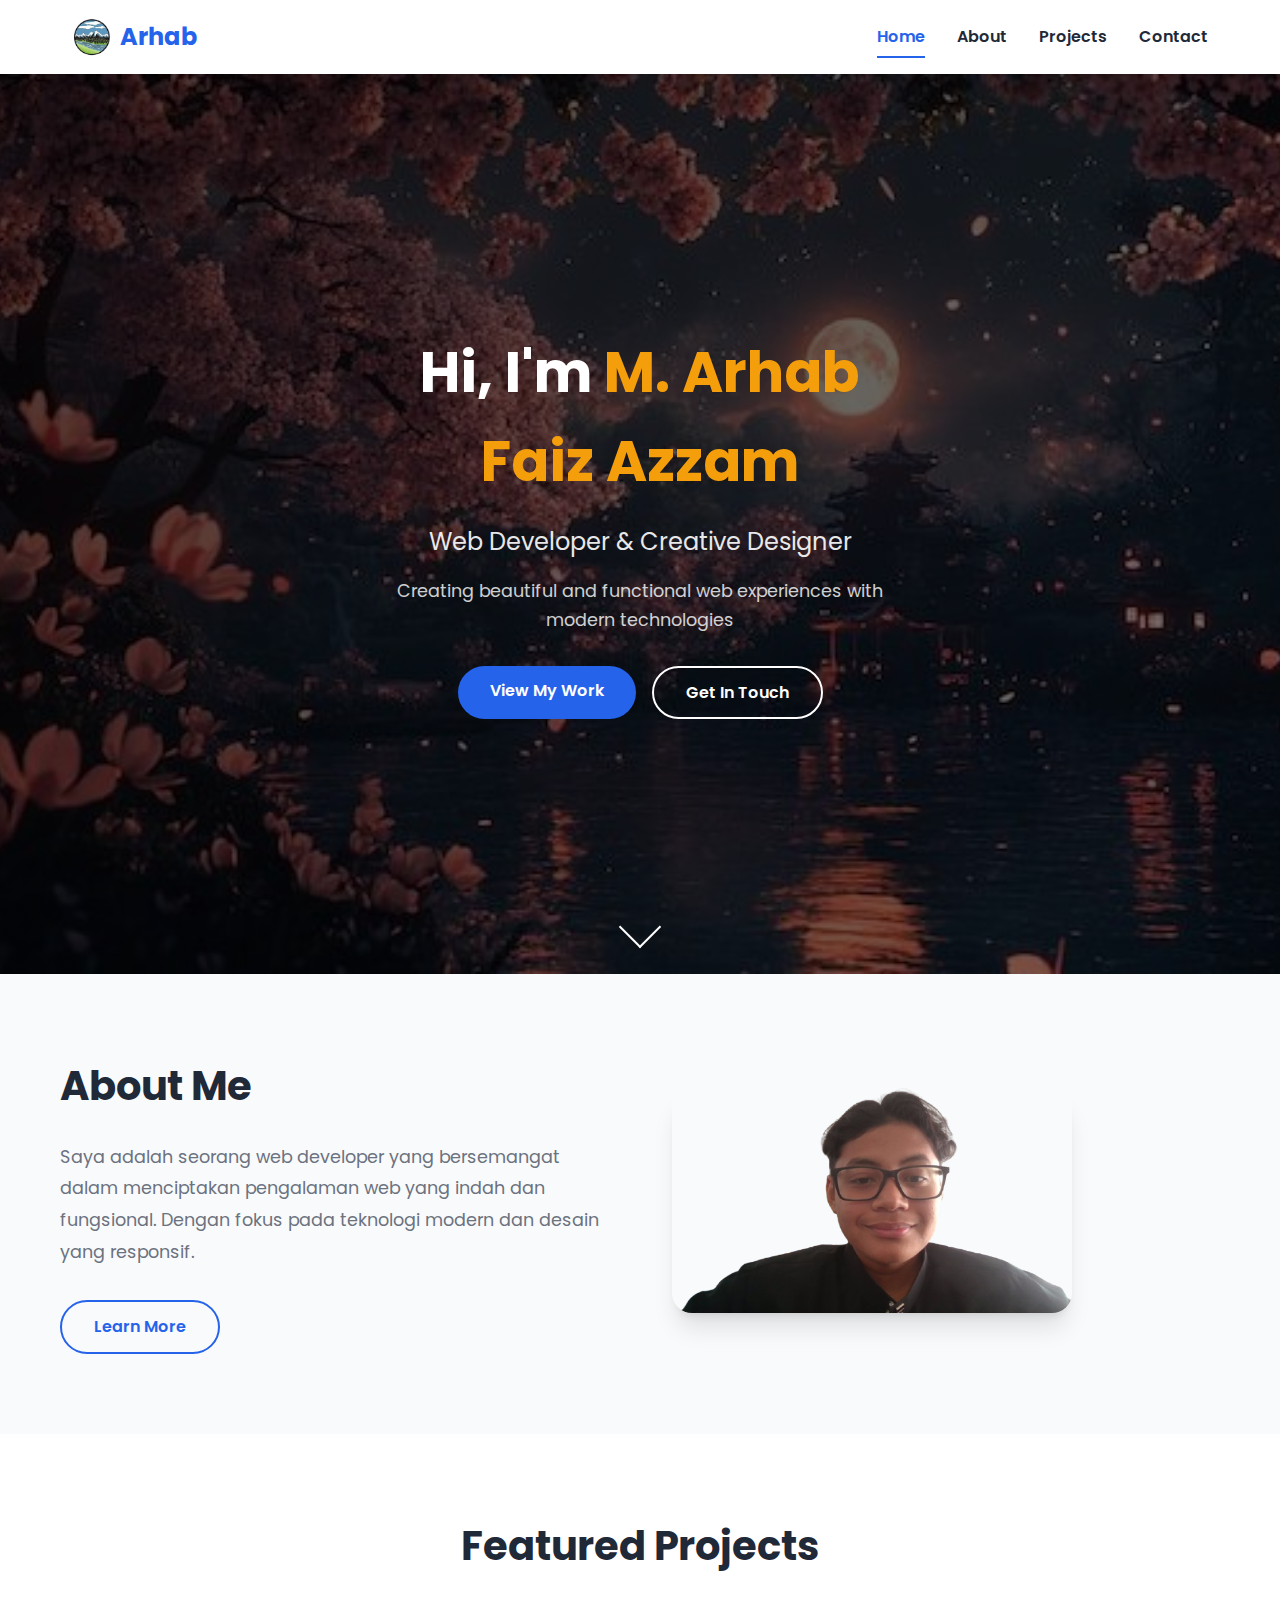
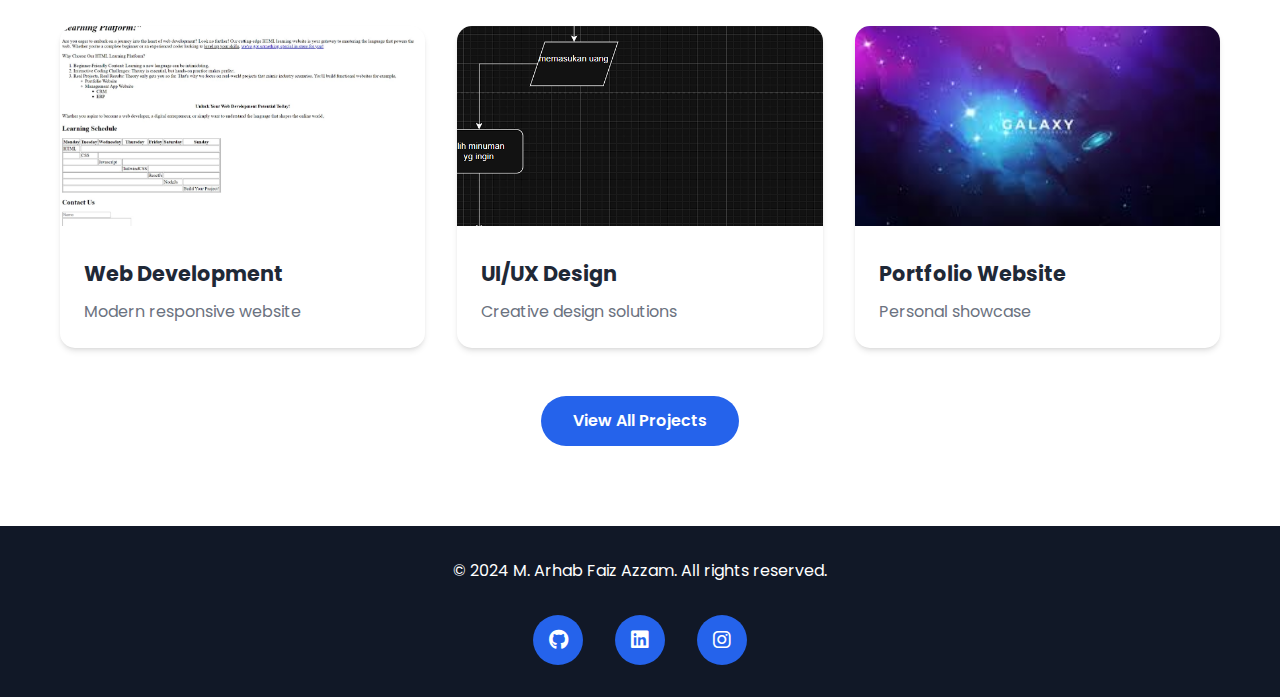
<file: index.html>
<!DOCTYPE html>
<html lang="id">
<head>
    <meta charset="UTF-8">
    <meta name="viewport" content="width=device-width, initial-scale=1.0">
    <meta name="description" content="Portfolio M. Arhab Faiz Azzam - Web Developer & Creative Designer specializing in modern web technologies and responsive design">
    <meta name="keywords" content="web developer, portfolio, responsive design, HTML, CSS, JavaScript, React">
    <meta name="author" content="M. Arhab Faiz Azzam">
    <title>M. Arhab Faiz Azzam - Portfolio</title>
    <link rel="stylesheet" href="style.css">
    <link rel="shortcut icon" href="OIP-removebg-preview.png" type="image/x-icon">
    <link href="https://fonts.googleapis.com/css2?family=Poppins:wght@300;400;500;600;700&display=swap" rel="stylesheet">
    <link rel="stylesheet" href="https://cdnjs.cloudflare.com/ajax/libs/font-awesome/6.0.0/css/all.min.css">
</head>
<body>
    
    <nav class="navbar">
        <div class="nav-container">
            <div class="nav-brand">
                <img src="OIP-removebg-preview.png" alt="Logo" class="nav-logo">
                <span class="brand-text">Arhab</span>
            </div>
            
            <div class="nav-menu" id="nav-menu">
                <a href="index.html" class="nav-link active">Home</a>
                <a href="about.html" class="nav-link">About</a>
                <a href="project.html" class="nav-link">Projects</a>
                <a href="contact.html" class="nav-link">Contact</a>
            </div>
            
            <div class="nav-toggle" id="nav-toggle">
                <span class="bar"></span>
                <span class="bar"></span>
                <span class="bar"></span>
            </div>
        </div>
    </nav>

    
    <section class="hero">
        <div class="hero-overlay"></div>
        <img src="Un grand nombre de cerisiers roses en fleurs un ciel nocturne une esthétique inspirée de l'anime une aes inspirée du Y2K _ Image Premium générée à base d’IA.jpeg" alt="jepang background" class="hero-bg">
        <div class="hero-content">
            <h1 class="hero-title">
                Hi, I'm <span class="highlight">M. Arhab Faiz Azzam</span>
            </h1>
            <p class="hero-subtitle">
                Web Developer & Creative Designer
            </p>
            <p class="hero-description">
                Creating beautiful and functional web experiences with modern technologies
            </p>
            <div class="hero-buttons">
                <a href="project.html" class="btn btn-primary">View My Work</a>
                <a href="contact.html" class="btn btn-secondary">Get In Touch</a>
            </div>
        </div>
        
        <div class="scroll-indicator">
            <div class="scroll-arrow"></div>
        </div>
    </section>

    
    <section class="about-preview">
        <div class="container">
            <div class="about-grid">
                <div class="about-text">
                    <h2>About Me</h2>
                    <p>
                        Saya adalah seorang web developer yang bersemangat dalam menciptakan 
                        pengalaman web yang indah dan fungsional. Dengan fokus pada teknologi 
                        modern dan desain yang responsif.
                    </p>
                    <a href="about.html" class="btn btn-outline">Learn More</a>
                </div>
                <div class="about-image">
                    <img src="izz boy.png" alt="Profile" class="profile-img">
                </div>
            </div>
        </div>
    </section>

    
    <section class="projects-preview">
        <div class="container">
            <h2 class="section-title">Featured Projects</h2>
            <div class="projects-grid">
                <div class="project-card">
                    <img src="Screenshot 2025-07-29 132602.png" alt="Project 1">
                    <div class="project-info">
                        <h3>Web Development</h3>
                        <p>Modern responsive website</p>
                    </div>
                </div>
                <div class="project-card">
                    <img src="Screenshot 2025-07-24 094654.png" alt="Project 2">
                    <div class="project-info">
                        <h3>UI/UX Design</h3>
                        <p>Creative design solutions</p>
                    </div>
                </div>
                <div class="project-card">
                    <img src="galaxi.jpg" alt="Project 3">
                    <div class="project-info">
                        <h3>Portfolio Website</h3>
                        <p>Personal showcase</p>
                    </div>
                </div>
            </div>
            <div class="text-center">
                <a href="project.html" class="btn btn-primary">View All Projects</a>
            </div>
        </div>
    </section>

   
    <footer class="footer">
        <div class="container">
            <p>&copy; 2024 M. Arhab Faiz Azzam. All rights reserved.</p>
            <div class="social-links">
                <a href="#"><i class="fab fa-github"></i></a>
                <a href="#"><i class="fab fa-linkedin"></i></a>
                <a href="#"><i class="fab fa-instagram"></i></a>
            </div>
        </div>
    </footer>

</body>
</html>
</file>
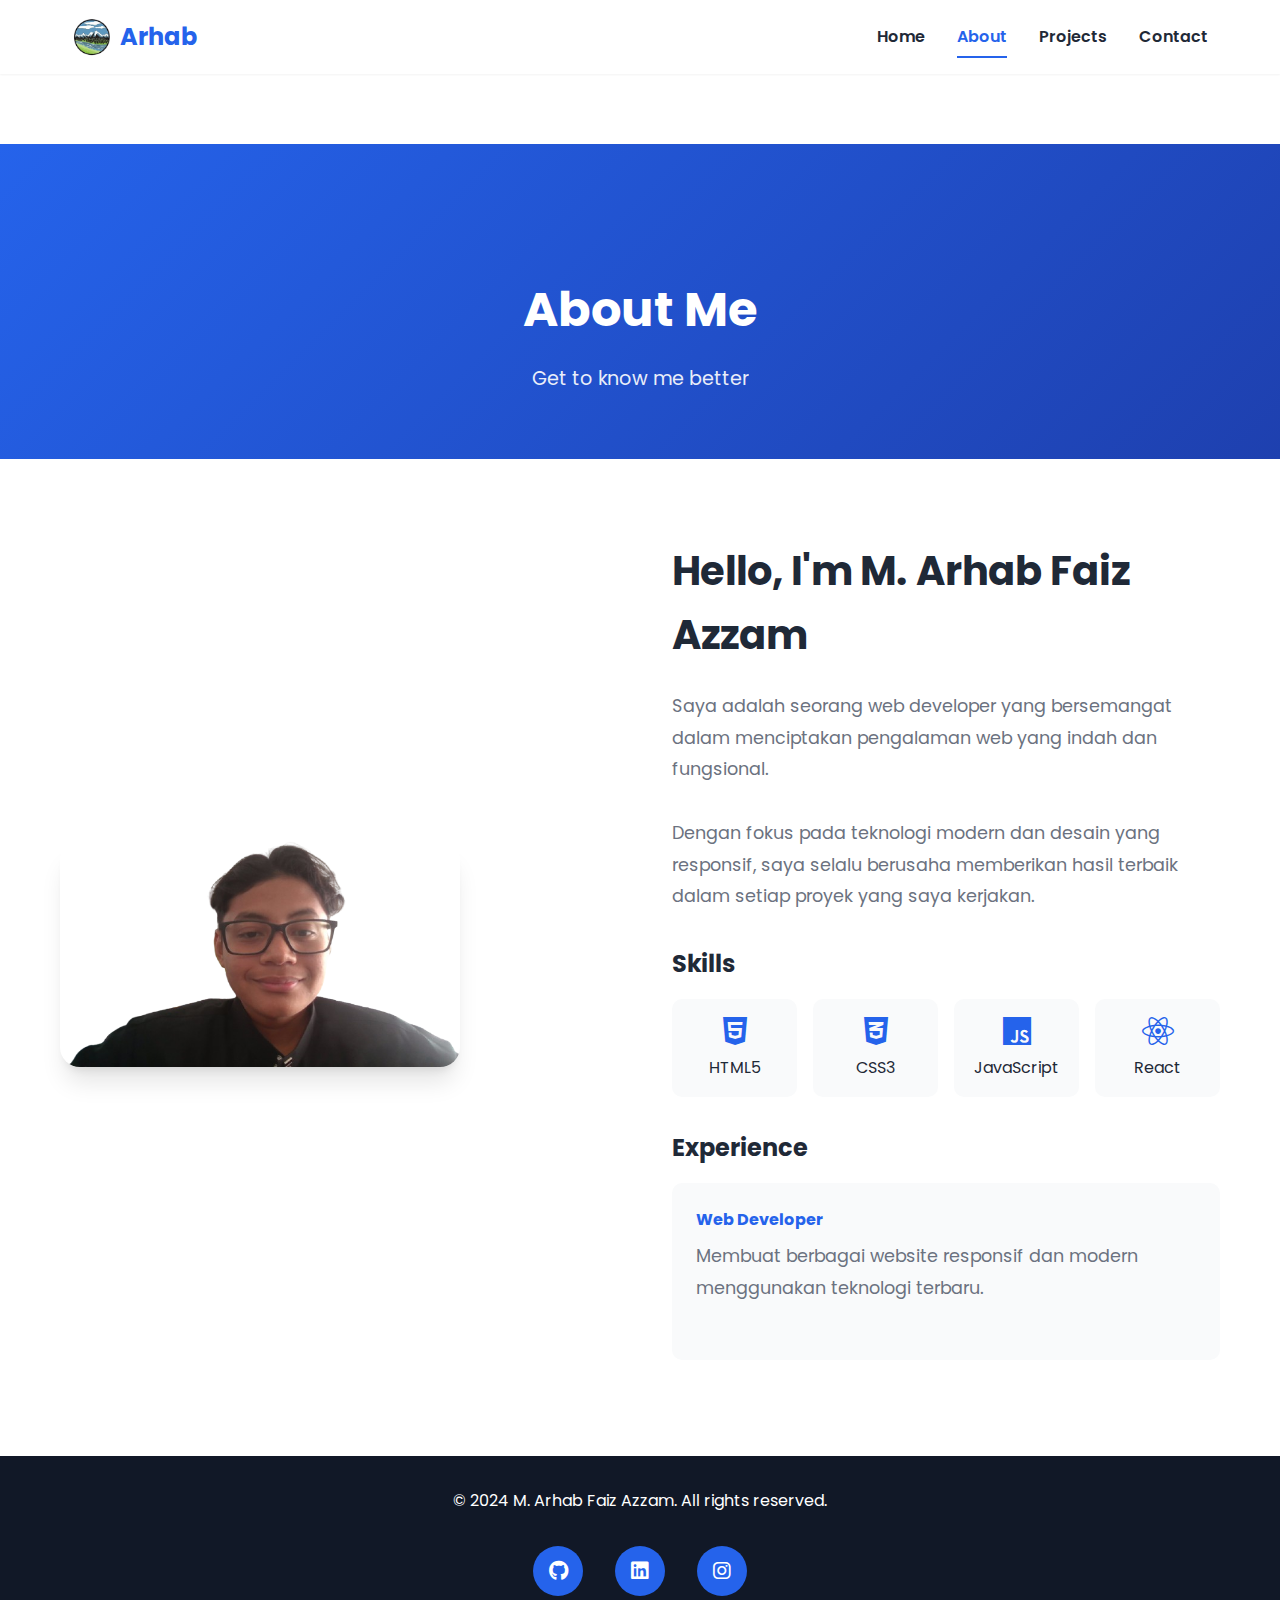
<file: about.html>
<!DOCTYPE html>
<html lang="id">
<head>
    <meta charset="UTF-8">
    <meta name="viewport" content="width=device-width, initial-scale=1.0">
    <meta name="description" content="Learn more about M. Arhab Faiz Azzam - Web Developer with expertise in HTML, CSS, JavaScript, and React">
    <meta name="keywords" content="about, web developer, skills, experience, portfolio">
    <meta name="author" content="M. Arhab Faiz Azzam">
    <title>About - M. Arhab Faiz Azzam</title>
    <link rel="stylesheet" href="style.css">
    <link rel="shortcut icon" href="OIP-removebg-preview.png" type="image/x-icon">
    <link href="https://fonts.googleapis.com/css2?family=Poppins:wght@300;400;500;600;700&display=swap" rel="stylesheet">
    <link rel="stylesheet" href="https://cdnjs.cloudflare.com/ajax/libs/font-awesome/6.0.0/css/all.min.css">
</head>
<body>
  
    <nav class="navbar">
        <div class="nav-container">
            <div class="nav-brand">
                <img src="OIP-removebg-preview.png" alt="Logo" class="nav-logo">
                <span class="brand-text">Arhab</span>
            </div>
            
            <div class="nav-menu" id="nav-menu">
                <a href="index.html" class="nav-link">Home</a>
                <a href="about.html" class="nav-link active">About</a>
                <a href="project.html" class="nav-link">Projects</a>
                <a href="contact.html" class="nav-link">Contact</a>
            </div>
            
            <div class="nav-toggle" id="nav-toggle">
                <span class="bar"></span>
                <span class="bar"></span>
                <span class="bar"></span>
            </div>
        </div>
    </nav>

    
    <section class="about-hero">
        <div class="container">
            <h1>About Me</h1>
            <p>Get to know me better</p>
        </div>
    </section>

    
    <section class="about-content">
        <div class="container">
            <div class="about-grid">
                <div class="about-image">
                    <img src="izz boy.png" alt="Profile Picture" class="profile-img-large">
                </div>
                <div class="about-text">
                    <h2>Hello, I'm M. Arhab Faiz Azzam</h2>
                    <p class="lead">
                        Saya adalah seorang web developer yang bersemangat dalam menciptakan 
                        pengalaman web yang indah dan fungsional.
                    </p>
                    <p>
                        Dengan fokus pada teknologi modern dan desain yang responsif, saya 
                        selalu berusaha memberikan hasil terbaik dalam setiap proyek yang saya kerjakan.
                    </p>
                    
                    <div class="skills">
                        <h3>Skills</h3>
                        <div class="skills-grid">
                            <div class="skill-item">
                                <i class="fab fa-html5"></i>
                                <span>HTML5</span>
                            </div>
                            <div class="skill-item">
                                <i class="fab fa-css3-alt"></i>
                                <span>CSS3</span>
                            </div>
                            <div class="skill-item">
                                <i class="fab fa-js"></i>
                                <span>JavaScript</span>
                            </div>
                            <div class="skill-item">
                                <i class="fab fa-react"></i>
                                <span>React</span>
                            </div>
                        </div>
                    </div>
                    
                    <div class="experience">
                        <h3>Experience</h3>
                        <div class="experience-item">
                            <h4>Web Developer</h4>
                            <p>Membuat berbagai website responsif dan modern menggunakan teknologi terbaru.</p>
                        </div>
                    </div>
                </div>
            </div>
        </div>
    </section>

    
    <footer class="footer">
        <div class="container">
            <p>&copy; 2024 M. Arhab Faiz Azzam. All rights reserved.</p>
            <div class="social-links">
                <a href="#"><i class="fab fa-github"></i></a>
                <a href="#"><i class="fab fa-linkedin"></i></a>
                <a href="#"><i class="fab fa-instagram"></i></a>
            </div>
        </div>
    </footer>


</body>
</html>
</file>
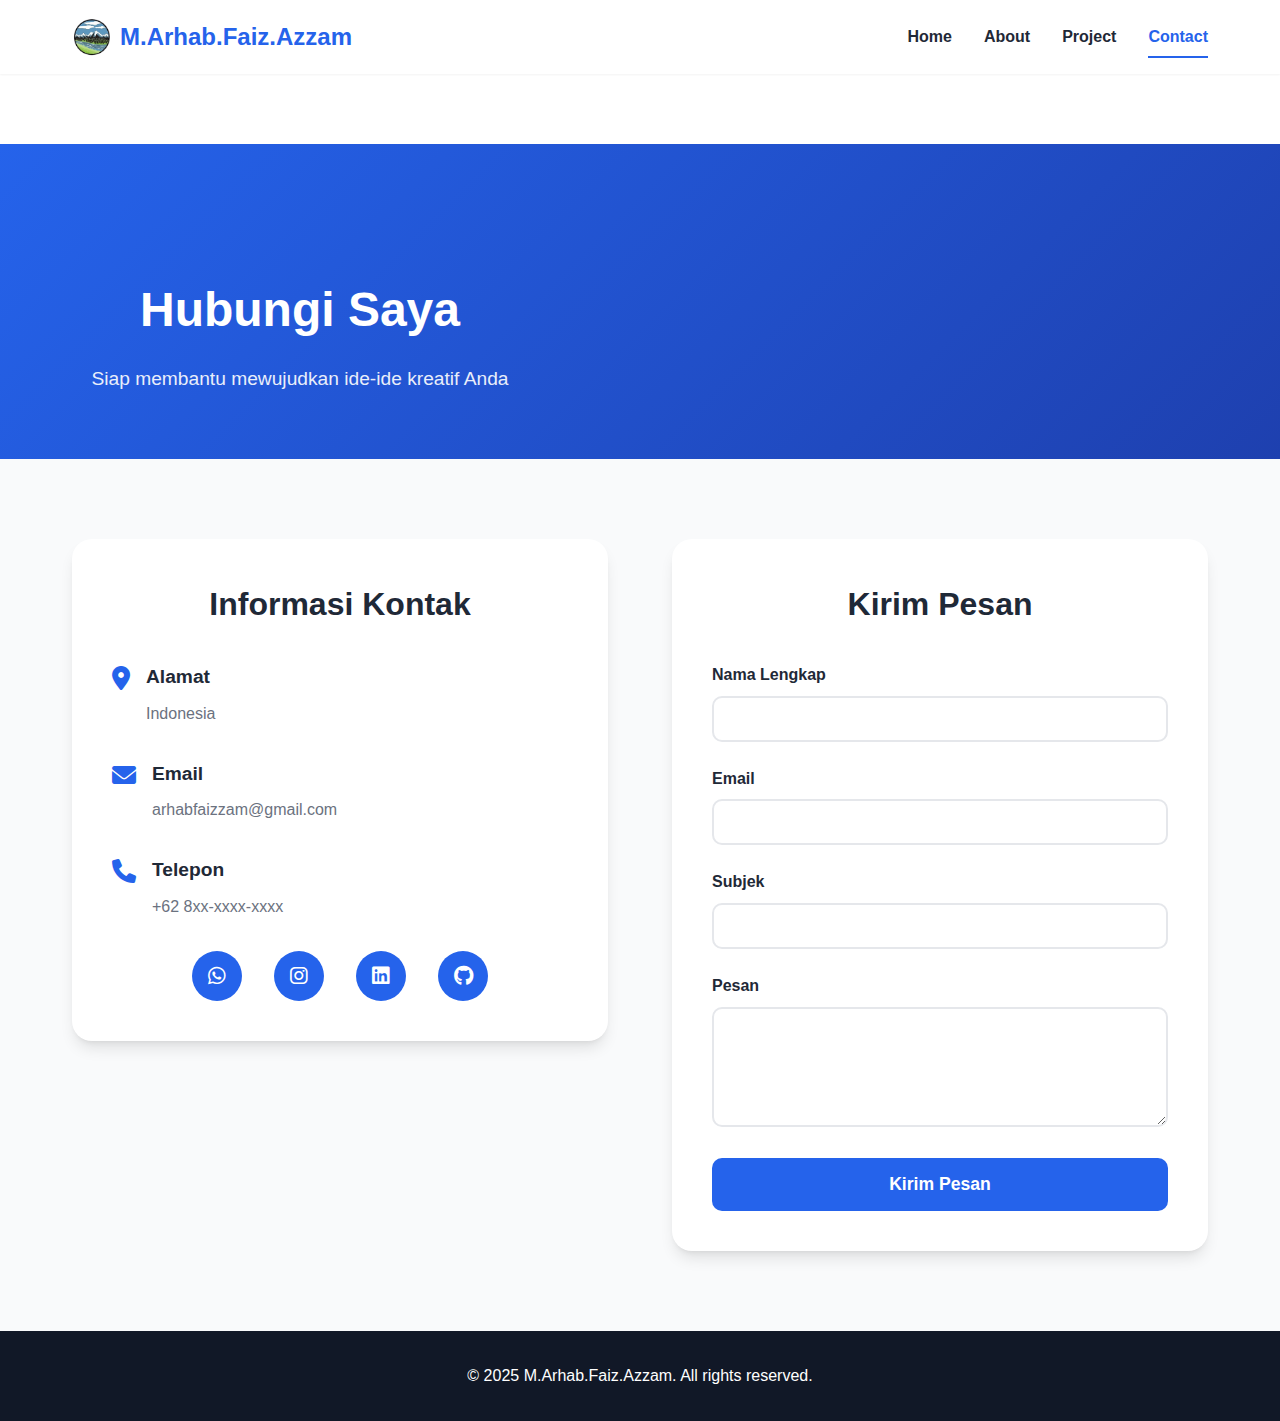
<file: contact.html>
<!DOCTYPE html>
<html lang="id">
<head>
    <meta charset="UTF-8">
    <meta name="viewport" content="width=device-width, initial-scale=1.0">
    <meta name="description" content="Contact M. Arhab Faiz Azzam - Web Developer available for projects and collaborations">
    <meta name="keywords" content="contact, web developer, hire, collaboration, projects">
    <meta name="author" content="M. Arhab Faiz Azzam">
    <title>Contact - M. Arhab Faiz Azzam</title>
    <link rel="stylesheet" href="style.css">
    <link rel="shortcut icon" href="OIP-removebg-preview.png" type="image/x-png">
    <link rel="stylesheet" href="https://cdnjs.cloudflare.com/ajax/libs/font-awesome/6.0.0/css/all.min.css">
</head>
<body>
    
    <nav class="navbar">
        <div class="nav-container">
            <div class="nav-brand">
                <img src="OIP-removebg-preview.png" alt="Logo" class="nav-logo">
                <span class="brand-text">M.Arhab.Faiz.Azzam</span>
            </div>
            
            <div class="nav-menu">
                <a href="index.html" class="nav-link">Home</a>
                <a href="about.html" class="nav-link">About</a>
                <a href="project.html" class="nav-link">Project</a>
                <a href="contact.html" class="nav-link active">Contact</a>
            </div>
            
            <div class="nav-toggle">
                <span class="bar"></span>
                <span class="bar"></span>
                <span class="bar"></span>
            </div>
        </div>
    </nav>

  
    <section class="contact-hero">
        <div class="hero-content">
            <h1>Hubungi Saya</h1>
            <p>Siap membantu mewujudkan ide-ide kreatif Anda</p>
        </div>
    </section>

  
    <section class="contact-section">
        <div class="contact-container">
           
            <div class="contact-info">
                <h2>Informasi Kontak</h2>
                <div class="info-item">
                    <i class="fas fa-map-marker-alt"></i>
                    <div>
                        <h3>Alamat</h3>
                        <p>Indonesia</p>
                    </div>
                </div>
                <div class="info-item">
                    <i class="fas fa-envelope"></i>
                    <div>
                        <h3>Email</h3>
                        <p>arhabfaizzam@gmail.com</p>
                    </div>
                </div>
                <div class="info-item">
                    <i class="fas fa-phone"></i>
                    <div>
                        <h3>Telepon</h3>
                        <p>+62 8xx-xxxx-xxxx</p>
                    </div>
                </div>
                <div class="social-links">
                    <a href="#"><i class="fab fa-whatsapp"></i></a>
                    <a href="#"><i class="fab fa-instagram"></i></a>
                    <a href="#"><i class="fab fa-linkedin"></i></a>
                    <a href="#"><i class="fab fa-github"></i></a>
                </div>
            </div>

           
            <div class="contact-form">
                <h2>Kirim Pesan</h2>
                <form id="contactForm">
                    <div class="form-group">
                        <label for="name">Nama Lengkap</label>
                        <input type="text" id="name" name="name" required>
                    </div>
                    <div class="form-group">
                        <label for="email">Email</label>
                        <input type="email" id="email" name="email" required>
                    </div>
                    <div class="form-group">
                        <label for="subject">Subjek</label>
                        <input type="text" id="subject" name="subject" required>
                    </div>
                    <div class="form-group">
                        <label for="message">Pesan</label>
                        <textarea id="message" name="message" rows="5" required></textarea>
                    </div>
                    <button type="submit" class="submit-btn">Kirim Pesan</button>
                </form>
            </div>
        </div>
    </section>

    
    <footer class="contact-footer">
        <p>&copy; 2025 M.Arhab.Faiz.Azzam. All rights reserved.</p>
    </footer>

   
</body>
</html>
</file>
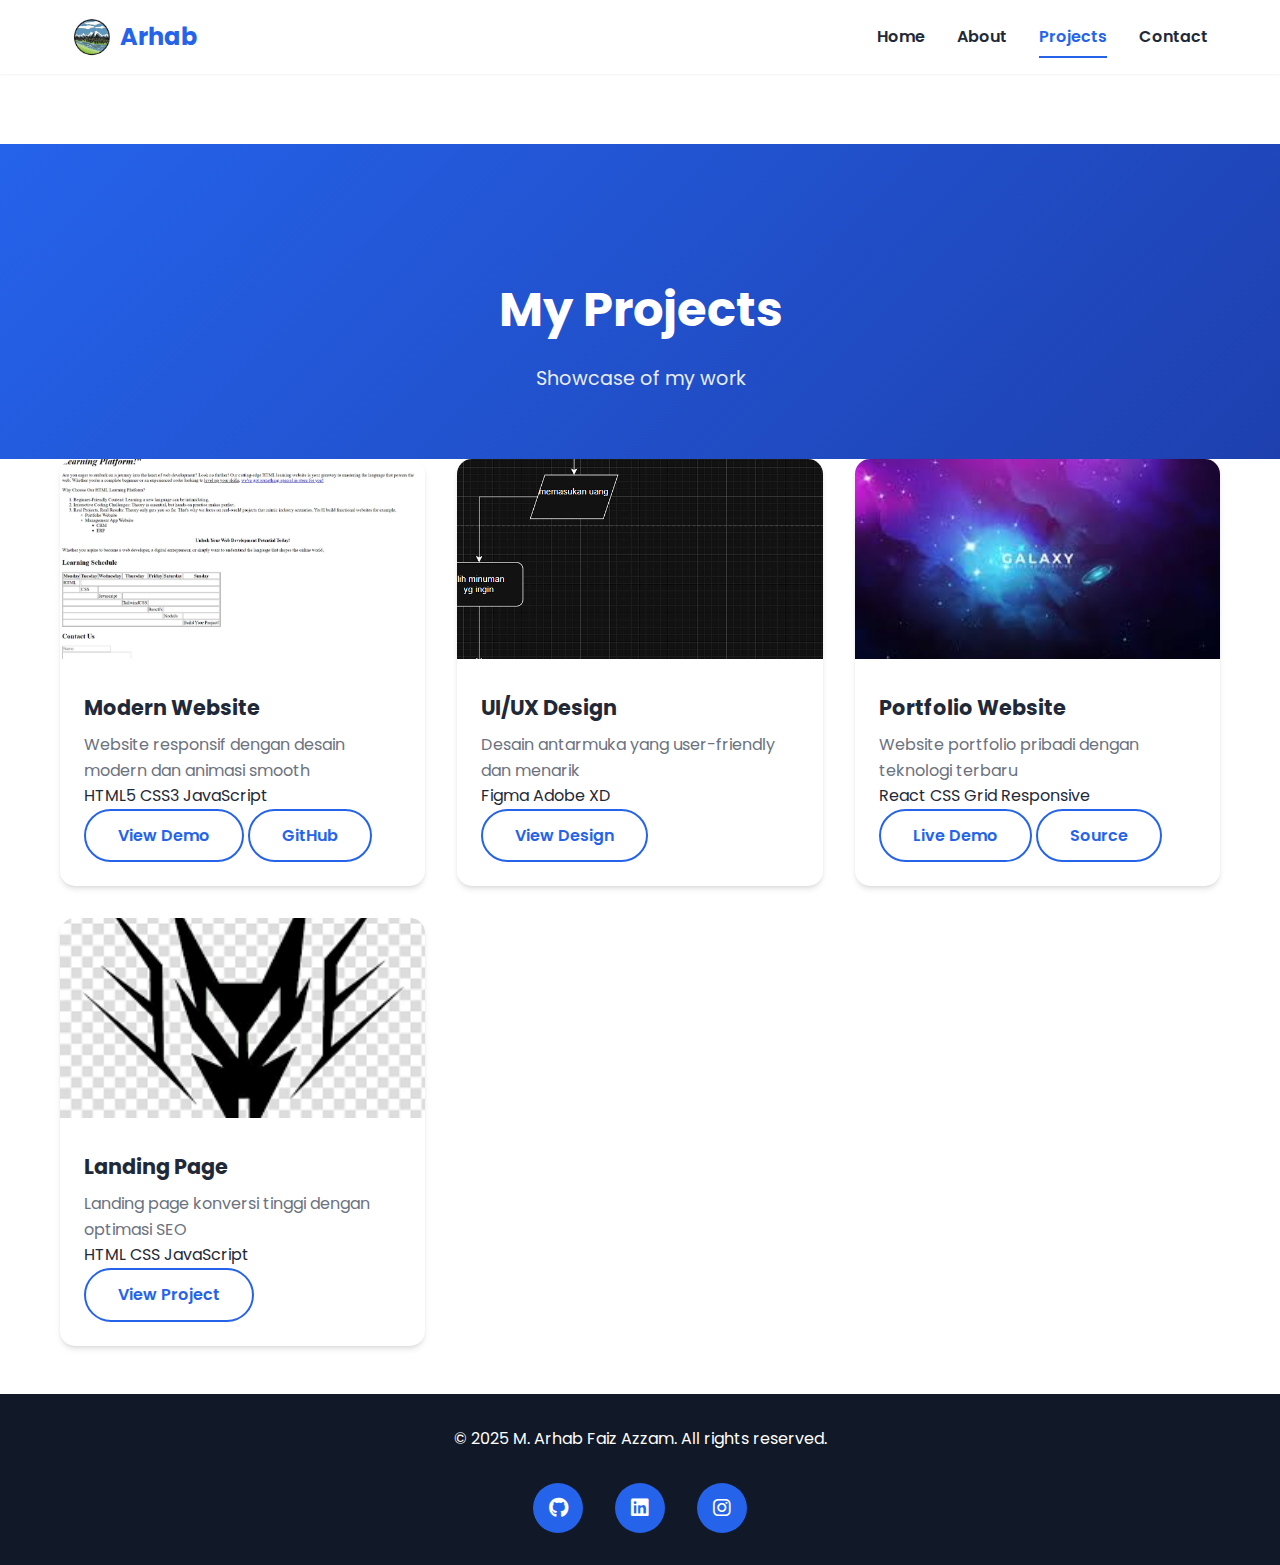
<file: project.html>
<!DOCTYPE html>
<html lang="id">
<head>
    <meta charset="UTF-8">
    <meta name="viewport" content="width=device-width, initial-scale=1.0">
    <meta name="description" content="Explore the projects of M. Arhab Faiz Azzam - Web Developer showcasing modern web applications and designs">
    <meta name="keywords" content="projects, web development, portfolio, showcase, HTML, CSS, JavaScript, React">
    <meta name="author" content="M. Arhab Faiz Azzam">
    <title>Projects - M. Arhab Faiz Azzam</title>
    <link rel="stylesheet" href="style.css">
    <link rel="shortcut icon" href="OIP-removebg-preview.png" type="image/x-icon">
    <link href="https://fonts.googleapis.com/css2?family=Poppins:wght@300;400;500;600;700&display=swap" rel="stylesheet">
    <link rel="stylesheet" href="https://cdnjs.cloudflare.com/ajax/libs/font-awesome/6.0.0/css/all.min.css">
</head>
<body>

    <nav class="navbar">
        <div class="nav-container">
            <div class="nav-brand">
                <img src="OIP-removebg-preview.png" alt="Logo" class="nav-logo">
                <span class="brand-text">Arhab</span>
            </div>
            
            <div class="nav-menu" id="nav-menu">
                <a href="index.html" class="nav-link">Home</a>
                <a href="about.html" class="nav-link">About</a>
                <a href="project.html" class="nav-link active">Projects</a>
                <a href="contact.html" class="nav-link">Contact</a>
            </div>
            
            <div class="nav-toggle" id="nav-toggle">
                <span class="bar"></span>
                <span class="bar"></span>
                <span class="bar"></span>
            </div>
        </div>
    </nav>

    
    <section class="about-hero">
        <div class="container">
            <h1>My Projects</h1>
            <p>Showcase of my work</p>
        </div>
    </section>

    
    <section class="projects-section">
        <div class="container">
            <div class="projects-grid">
                <div class="project-card">
                    <img src="Screenshot 2025-07-29 132602.png" alt="Web Development Project">
                    <div class="project-info">
                        <h3>Modern Website</h3>
                        <p>Website responsif dengan desain modern dan animasi smooth</p>
                        <div class="project-tech">
                            <span class="tech-tag">HTML5</span>
                            <span class="tech-tag">CSS3</span>
                            <span class="tech-tag">JavaScript</span>
                        </div>
                        <div class="project-links">
                            <a href="#" class="btn btn-outline">View Demo</a>
                            <a href="#" class="btn btn-outline">GitHub</a>
                        </div>
                    </div>
                </div>

                <div class="project-card">
                    <img src="Screenshot 2025-07-24 094654.png" alt="UI Design Project">
                    <div class="project-info">
                        <h3>UI/UX Design</h3>
                        <p>Desain antarmuka yang user-friendly dan menarik</p>
                        <div class="project-tech">
                            <span class="tech-tag">Figma</span>
                            <span class="tech-tag">Adobe XD</span>
                        </div>
                        <div class="project-links">
                            <a href="#" class="btn btn-outline">View Design</a>
                        </div>
                    </div>
                </div>

                <div class="project-card">
                    <img src="galaxi.jpg" alt="Portfolio Website">
                    <div class="project-info">
                        <h3>Portfolio Website</h3>
                        <p>Website portfolio pribadi dengan teknologi terbaru</p>
                        <div class="project-tech">
                            <span class="tech-tag">React</span>
                            <span class="tech-tag">CSS Grid</span>
                            <span class="tech-tag">Responsive</span>
                        </div>
                        <div class="project-links">
                            <a href="#" class="btn btn-outline">Live Demo</a>
                            <a href="#" class="btn btn-outline">Source</a>
                        </div>
                    </div>
                </div>

                <div class="project-card">
                    <img src="images.png" alt="Landing Page">
                    <div class="project-info">
                        <h3>Landing Page</h3>
                        <p>Landing page konversi tinggi dengan optimasi SEO</p>
                        <div class="project-tech">
                            <span class="tech-tag">HTML</span>
                            <span class="tech-tag">CSS</span>
                            <span class="tech-tag">JavaScript</span>
                        </div>
                        <div class="project-links">
                            <a href="#" class="btn btn-outline">View Project</a>
                        </div>
                    </div>
                </div>
            </div>
        </div>
    </section>

  
    <footer class="footer">
        <div class="container">
            <p>&copy; 2025 M. Arhab Faiz Azzam. All rights reserved.</p>
            <div class="social-links">
                <a href="#"><i class="fab fa-github"></i></a>
                <a href="#"><i class="fab fa-linkedin"></i></a>
                <a href="#"><i class="fab fa-instagram"></i></a>
            </div>
        </div>
    </footer>

    
</body>
</html>
</file>
<file: style.css>
* {
    margin: 0;
    padding: 0;
    box-sizing: border-box;
}

:root {
    --primary-color: #2563eb;
    --secondary-color: #1e40af;
    --accent-color: #f59e0b;
    --text-primary: #1f2937;
    --text-secondary: #6b7280;
    --bg-primary: #ffffff;
    --bg-secondary: #f9fafb;
    --bg-dark: #111827;
    --border-color: #e5e7eb;
    --shadow-sm: 0 1px 2px 0 rgb(0 0 0 / 0.05);
    --shadow-md: 0 4px 6px -1px rgb(0 0 0 / 0.1), 0 2px 4px -2px rgb(0 0 0 / 0.1);
    --shadow-lg: 0 10px 15px -3px rgb(0 0 0 / 0.1), 0 4px 6px -4px rgb(0 0 0 / 0.1);
    --shadow-xl: 0 20px 25px -5px rgb(0 0 0 / 0.1), 0 8px 10px -6px rgb(0 0 0 / 0.1);
    --transition: all 0.3s cubic-bezier(0.4, 0, 0.2, 1);
}

body {
    font-family: 'Poppins', sans-serif;
    line-height: 1.6;
    color: var(--text-primary);
    background-color: var(--bg-primary);
}


body.about-page {
    background-image: url('d034e3bb-6800-4549-8021-9c23d0af21aa.jpeg');
    background-size: cover;
    background-position: center;
    background-repeat: no-repeat;
    background-attachment: fixed;
    position: relative;
}

body.about-page::before {
    content: '';
    position: fixed;
    top: 0;
    left: 0;
    width: 100%;
    height: 100%;
    background: linear-gradient(135deg, rgba(255, 255, 255, 0.9), rgba(255, 255, 255, 0.8));
    z-index: -1;
}


body.about-page .about-hero {
    background: linear-gradient(135deg, rgba(37, 99, 235, 0.8), rgba(30, 64, 175, 0.8));
}

body.about-page .about-content {
    background-color: transparent;
}

body.about-page .skills-grid,
body.about-page .experience-item,
body.about-page .skill-item {
    background: rgba(255, 255, 255, 0.95);
    backdrop-filter: blur(10px);
}

body.about-page .skill-item:hover,
body.about-page .experience-item:hover {
    background: rgba(255, 255, 255, 1);
    transform: translateY(-5px);
    box-shadow: var(--shadow-md);
}

.container {
    max-width: 1200px;
    margin: 0 auto;
    padding: 0 20px;
}


.navbar {
    position: fixed;
    top: 0;
    width: 100%;
    background-image: url('');
    background-size: cover;
    background-position: center;
    background-repeat: no-repeat;
    position: relative;
    z-index: 1000;
    transition: var(--transition);
    box-shadow: var(--shadow-sm);
}

.navbar::before {
    content: '';
    position: absolute;
    top: 0;
    left: 0;
    right: 0;
}
.nav-container {
    max-width: 1200px;
    margin: 0 auto;
    padding: 1rem 2rem;
    display: flex;
    justify-content: space-between;
    align-items: center;
}

.nav-brand {
    display: flex;
    align-items: center;
    gap: 0.5rem;
}

.nav-logo {
    width: 40px;
    height: 40px;
    border-radius: 50%;
    object-fit: cover;
}

.brand-text {
    font-size: 1.5rem;
    font-weight: 700;
    color: var(--primary-color);
}

.nav-menu {
    display: flex;
    gap: 2rem;
    align-items: center;
}

.nav-link {
    text-decoration: none;
    color: var(--text-primary);
    font-weight: 600;
    transition: var(--transition);
    position: relative;
    padding: 0.5rem 0;
}

.nav-link:hover,
.nav-link.active {
    color: var(--primary-color);
}

.nav-link::after {
    content: '';
    position: absolute;
    bottom: 0;
    left: 0;
    width: 0;
    height: 2px;
    background-color: var(--primary-color);
    transition: var(--transition);
}

.nav-link:hover::after,
.nav-link.active::after {
    width: 100%;
}

.nav-toggle {
    display: none;
    flex-direction: column;
    cursor: pointer;
}

.bar {
    width: 25px;
    height: 3px;
    background-color: var(--text-primary);
    margin: 3px 0;
    transition: var(--transition);
}


.hero {
    position: relative;
    height: 100vh;
    display: flex;
    align-items: center;
    justify-content: center;
    overflow: hidden;
}

.hero-bg {
    position: absolute;
    top: 0;
    left: 0;
    width: 100%;
    height: 100%;
    object-fit: cover;
    z-index: -2;
}

.hero-overlay {
    position: absolute;
    top: 0;
    left: 0;
    width: 100%;
    height: 100%;
    background: linear-gradient(135deg, rgba(0, 0, 0, 0.7), rgba(0, 0, 0, 0.5));
    z-index: -1;
}

.hero-content {
    text-align: center;
    color: white;
    max-width: 600px;
    padding: 0 2rem;
}

.hero-title {
    font-size: 3.5rem;
    font-weight: 700;
    margin-bottom: 1rem;
    animation: fadeInUp 1s ease-out;
}

.highlight {
    color: var(--accent-color);
}

.hero-subtitle {
    font-size: 1.5rem;
    margin-bottom: 1rem;
    opacity: 0.9;
    animation: fadeInUp 1s ease-out 0.2s both;
}

.hero-description {
    font-size: 1.1rem;
    margin-bottom: 2rem;
    opacity: 0.8;
    animation: fadeInUp 1s ease-out 0.4s both;
}

.hero-buttons {
    display: flex;
    gap: 1rem;
    justify-content: center;
    flex-wrap: wrap;
    animation: fadeInUp 1s ease-out 0.6s both;
}

.btn {
    display: inline-block;
    padding: 0.75rem 2rem;
    border-radius: 50px;
    text-decoration: none;
    font-weight: 600;
    transition: var(--transition);
    cursor: pointer;
    border: none;
    font-size: 1rem;
}

.btn-primary {
    background-color: var(--primary-color);
    color: white;
}

.btn-primary:hover {
    background-color: var(--secondary-color);
    transform: translateY(-2px);
    box-shadow: var(--shadow-lg);
}

.btn-secondary {
    background-color: transparent;
    color: white;
    border: 2px solid white;
}

.btn-secondary:hover {
    background-color: white;
    color: var(--text-primary);
    transform: translateY(-2px);
}

.btn-outline {
    background-color: transparent;
    color: var(--primary-color);
    border: 2px solid var(--primary-color);
}

.btn-outline:hover {
    background-color: var(--primary-color);
    color: white;
    transform: translateY(-2px);
}


.scroll-indicator {
    position: absolute;
    bottom: 2rem;
    left: 50%;
    transform: translateX(-50%);
    animation: bounce 2s infinite;
}

.scroll-arrow {
    width: 30px;
    height: 30px;
    border-right: 2px solid white;
    border-bottom: 2px solid white;
    transform: rotate(45deg);
}


.about-preview {
    padding: 5rem 0;
    background-color: var(--bg-secondary);
}

.about-grid {
    display: grid;
    grid-template-columns: 1fr 1fr;
    gap: 4rem;
    align-items: center;
}

.about-text h2 {
    font-size: 2.5rem;
    margin-bottom: 1.5rem;
    color: var(--text-primary);
}

.about-text p {
    font-size: 1.1rem;
    color: var(--text-secondary);
    margin-bottom: 2rem;
    line-height: 1.8;
}

.profile-img {
    width: 100%;
    max-width: 400px;
    border-radius: 20px;
    box-shadow: var(--shadow-xl);
    transition: var(--transition);
}

.profile-img:hover {
    transform: scale(1.05);
}

.projects-preview {
    padding: 5rem 0;
}

.section-title {
    text-align: center;
    font-size: 2.5rem;
    margin-bottom: 3rem;
    color: var(--text-primary);
}

.projects-grid {
    display: grid;
    grid-template-columns: repeat(auto-fit, minmax(300px, 1fr));
    gap: 2rem;
    margin-bottom: 3rem;
}

.project-card {
    background: white;
    border-radius: 15px;
    overflow: hidden;
    box-shadow: var(--shadow-md);
    transition: var(--transition);
}

.project-card:hover {
    transform: translateY(-5px);
    box-shadow: var(--shadow-xl);
}

.project-card img {
    width: 100%;
    height: 200px;
    object-fit: cover;
}

.project-info {
    padding: 1.5rem;
}

.project-info h3 {
    font-size: 1.3rem;
    margin-bottom: 0.5rem;
    color: var(--text-primary);
}

.project-info p {
    color: var(--text-secondary);
}

.text-center {
    text-align: center;
}


.footer {
    background-color: var(--bg-dark);
    color: white;
    padding: 2rem 0;
    text-align: center;
}

.social-links {
    margin-top: 1rem;
}

.social-links a {
    color: white;
    font-size: 1.5rem;
    margin: 0 0.5rem;
    transition: var(--transition);
}

.social-links a:hover {
    color: var(--accent-color);
}


@keyframes fadeInUp {
    from {
        opacity: 0;
        transform: translateY(30px);
    }
    to {
        opacity: 1;
        transform: translateY(0);
    }
}

@keyframes bounce {
    0%, 20%, 50%, 80%, 100% {
        transform: translateX(-50%) translateY(0);
    }
    40% {
        transform: translateX(-50%) translateY(-10px);
    }
    60% {
        transform: translateX(-50%) translateY(-5px);
    }
}


.about-hero {
    background: linear-gradient(135deg, var(--primary-color), var(--secondary-color));
    color: white;
    padding: 8rem 0 4rem;
    text-align: center;
    margin-top: 70px;
}

.about-hero h1 {
    font-size: 3rem;
    margin-bottom: 1rem;
}

.about-hero p {
    font-size: 1.2rem;
    opacity: 0.9;
}

.about-content {
    padding: 5rem 0;
}

.profile-img-large {
    width: 100%;
    max-width: 400px;
    border-radius: 20px;
    box-shadow: var(--shadow-xl);
}

.skills {
    margin: 2rem 0;
}

.skills h3,
.experience h3 {
    font-size: 1.5rem;
    margin-bottom: 1rem;
    color: var(--text-primary);
}

.skills-grid {
    display: grid;
    grid-template-columns: repeat(auto-fit, minmax(100px, 1fr));
    gap: 1rem;
}

.skill-item {
    display: flex;
    flex-direction: column;
    align-items: center;
    padding: 1rem;
    background: var(--bg-secondary);
    border-radius: 10px;
    transition: var(--transition);
}

.skill-item:hover {
    transform: translateY(-5px);
    box-shadow: var(--shadow-md);
}

.skill-item i {
    font-size: 2rem;
    color: var(--primary-color);
    margin-bottom: 0.5rem;
}

.experience-item {
    background: var(--bg-secondary);
    padding: 1.5rem;
    border-radius: 10px;
    margin-bottom: 1rem;
}

.experience-item h4 {
    color: var(--primary-color);
    margin-bottom: 0.5rem;
}

.lead {
    font-size: 1.2rem;
    color: var(--text-secondary);
    margin-bottom: 1rem;
}


@media screen and (max-width: 768px) {
    .nav-menu {
        position: fixed;
        left: -100%;
        top: 70px;
        flex-direction: column;
        background-color: white;
        width: 100%;
        text-align: center;
        transition: var(--transition);
        box-shadow: var(--shadow-lg);
        padding: 2rem 0;
    }

    .nav-menu.active {
        left: 0;
    }

    .nav-toggle {
        display: flex;
    }

    .hero-title {
        font-size: 2.5rem;
    }

    .hero-subtitle {
        font-size: 1.2rem;
    }

    .about-grid {
        grid-template-columns: 1fr;
        text-align: center;
    }

    .hero-buttons {
        flex-direction: column;
        align-items: center;
    }

    .btn {
        width: 200px;
    }
    
    .about-hero h1 {
        font-size: 2.5rem;
    }
}

@media screen and (max-width: 480px) {
    .hero-title {
        font-size: 2rem;
    }
    
    .container {
        padding: 0 1rem;
    }
    
    .about-hero {
        padding: 6rem 0 3rem;
    }
    
    .about-hero h1 {
        font-size: 2rem;
    }
}


.contact-hero {
    background: linear-gradient(135deg, var(--primary-color), var(--secondary-color));
    color: white;
    padding: 8rem 0 4rem;
    text-align: center;
    margin-top: 70px;
}

.contact-hero h1 {
    font-size: 3rem;
    margin-bottom: 1rem;
    animation: fadeInUp 1s ease-out;
}

.contact-hero p {
    font-size: 1.2rem;
    opacity: 0.9;
    animation: fadeInUp 1s ease-out 0.2s both;
}

.contact-section {
    padding: 5rem 0;
    background-color: var(--bg-secondary);
}

.contact-container {
    max-width: 1200px;
    margin: 0 auto;
    padding: 0 2rem;
    display: grid;
    grid-template-columns: 1fr 1fr;
    gap: 4rem;
    align-items: start;
}

.contact-info {
    background: white;
    padding: 2.5rem;
    border-radius: 20px;
    box-shadow: var(--shadow-lg);
}

.contact-info h2 {
    font-size: 2rem;
    margin-bottom: 2rem;
    color: var(--text-primary);
    text-align: center;
}

.info-item {
    display: flex;
    align-items: flex-start;
    gap: 1rem;
    margin-bottom: 2rem;
}

.info-item i {
    font-size: 1.5rem;
    color: var(--primary-color);
    margin-top: 0.25rem;
}

.info-item h3 {
    font-size: 1.2rem;
    margin-bottom: 0.5rem;
    color: var(--text-primary);
}

.info-item p {
    color: var(--text-secondary);
}

.social-links {
    display: flex;
    gap: 1rem;
    justify-content: center;
    margin-top: 2rem;
}

.social-links a {
    display: flex;
    align-items: center;
    justify-content: center;
    width: 50px;
    height: 50px;
    background: var(--primary-color);
    color: white;
    border-radius: 50%;
    text-decoration: none;
    font-size: 1.25rem;
    transition: var(--transition);
}

.social-links a:hover {
    background: var(--secondary-color);
    transform: translateY(-3px);
    box-shadow: var(--shadow-md);
}

.contact-form {
    background: white;
    padding: 2.5rem;
    border-radius: 20px;
    box-shadow: var(--shadow-lg);
}

.contact-form h2 {
    font-size: 2rem;
    margin-bottom: 2rem;
    color: var(--text-primary);
    text-align: center;
}

.form-group {
    margin-bottom: 1.5rem;
}

.form-group label {
    display: block;
    margin-bottom: 0.5rem;
    font-weight: 600;
    color: var(--text-primary);
}

.form-group input,
.form-group textarea {
    width: 100%;
    padding: 0.75rem 1rem;
    border: 2px solid var(--border-color);
    border-radius: 10px;
    font-size: 1rem;
    transition: var(--transition);
    font-family: inherit;
}

.form-group input:focus,
.form-group textarea:focus {
    outline: none;
    border-color: var(--primary-color);
    box-shadow: 0 0 0 3px rgba(37, 99, 235, 0.1);
}

.form-group textarea {
    resize: vertical;
    min-height: 120px;
}

.submit-btn {
    width: 100%;
    padding: 1rem;
    background: var(--primary-color);
    color: white;
    border: none;
    border-radius: 10px;
    font-size: 1.1rem;
    font-weight: 600;
    cursor: pointer;
    transition: var(--transition);
}

.submit-btn:hover {
    background: var(--secondary-color);
    transform: translateY(-2px);
    box-shadow: var(--shadow-md);
}

.contact-footer {
    background-color: var(--bg-dark);
    color: white;
    padding: 2rem 0;
    text-align: center;
}

@media screen and (max-width: 768px) {
    .contact-container {
        grid-template-columns: 1fr;
        gap: 2rem;
        padding: 0 1rem;
    }
    
    .contact-hero h1 {
        font-size: 2.5rem;
    }
    
    .contact-info,
    .contact-form {
        padding: 2rem;
    }
}

@media screen and (max-width: 480px) {
    .contact-hero {
        padding: 6rem 0 3rem;
    }
    
    .contact-hero h1 {
        font-size: 2rem;
    }
    
    .contact-info,
    .contact-form {
        padding: 1.5rem;
    }
}
</file>
